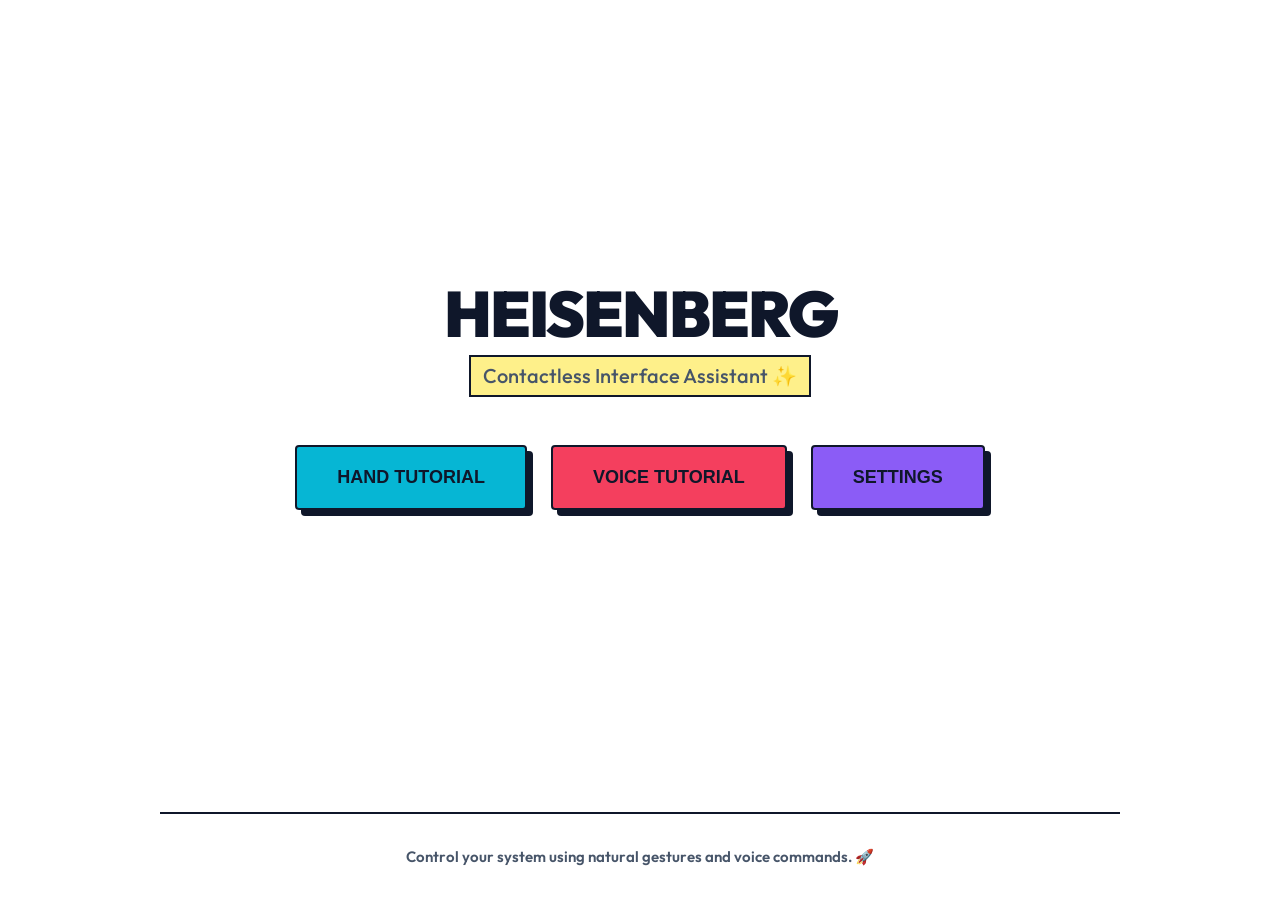
<file: heisenberg_gui/templates/index.html>
<!DOCTYPE html>
<html lang="en">

<head>
    <meta charset="UTF-8">
    <meta name="viewport" content="width=device-width, initial-scale=1.0">
    <title>HEISENBERG | ASSISTANT GUIDE</title>
    <link rel="stylesheet" href="../assets/css/style.css">
    <style>
        #error-overlay {
            position: fixed;
            top: 0;
            left: 0;
            width: 100%;
            height: 100%;
            background: #fff;
            display: flex;
            align-items: center;
            justify-content: center;
            z-index: 9999;
        }
        .error-container {
            text-align: center;
            max-width: 500px;
            padding: 20px;
        }
        .error-icon {
            font-size: 80px;
            margin-bottom: 24px;
        }
        .error-title {
            font-size: 32px;
            font-weight: 800;
            text-transform: uppercase;
            margin-bottom: 16px;
            color: #f43f5e;
        }
        .error-details {
            background: #fef2f2;
            border: 2px solid #f43f5e;
            border-radius: 8px;
            padding: 20px;
            margin-bottom: 32px;
        }
        .error-details p {
            font-size: 14px;
            color: #475569;
            margin-bottom: 8px;
        }
        .error-details code {
            background: #fee2e2;
            padding: 4px 8px;
            border-radius: 4px;
            font-family: monospace;
            font-weight: 700;
        }
        .retry-btn {
            display: inline-flex;
            align-items: center;
            gap: 12px;
            padding: 16px 32px;
            background: #f43f5e;
            color: white;
            border: 2px solid #0f172a;
            box-shadow: 6px 6px 0px #0f172a;
            border-radius: 4px;
            font-size: 16px;
            font-weight: 700;
            cursor: pointer;
            text-transform: uppercase;
        }
    </style>
</head>

<body>
    <div id="error-overlay" style="display: none;">
        <div class="error-container">
            <div class="error-icon">⚠️</div>
            <h1 class="error-title">Connection Error</h1>
            <div class="error-details">
                <p>The server is not running or cannot be reached.</p>
                <p>Make sure to start the server first:</p>
                <p><code>py main_web.py</code></p>
            </div>
            <button class="retry-btn" onclick="location.reload()">
                🔄 Retry Connection
            </button>
        </div>
    </div>

    <div class="container">
        <div class="welcome-container">
            <h1 class="welcome-title">HEISENBERG</h1>
            <p class="welcome-subtitle">Contactless Interface Assistant ✨</p>

            <div class="button-group">
                <button class="tutorial-btn" onclick="navigateTo('hand.html')">
                    HAND TUTORIAL
                </button>
                <button class="tutorial-btn secondary" onclick="navigateTo('voice.html')">
                    VOICE TUTORIAL
                </button>
                <button class="tutorial-btn" style="background: #8b5cf6;" onclick="navigateTo('settings.html')">
                    SETTINGS
                </button>
            </div>
        </div>

        <div class="footer">
            Control your system using natural gestures and voice commands. 🚀
        </div>
    </div>

    <script>
        // Check if server is connected by testing CSS loading
        window.onerror = function(msg, url, line, col, error) {
            document.getElementById('error-overlay').style.display = 'flex';
            document.querySelector('.container').style.display = 'none';
            return true;
        };
        
        // Also check after load
        window.onload = function() {
            fetch('../assets/css/style.css', { method: 'HEAD' })
                .catch(function() {
                    document.getElementById('error-overlay').style.display = 'flex';
                    document.querySelector('.container').style.display = 'none';
                });
        };
    </script>

    <script src="../assets/js/app.js"></script>
</body>

</html>
</file>
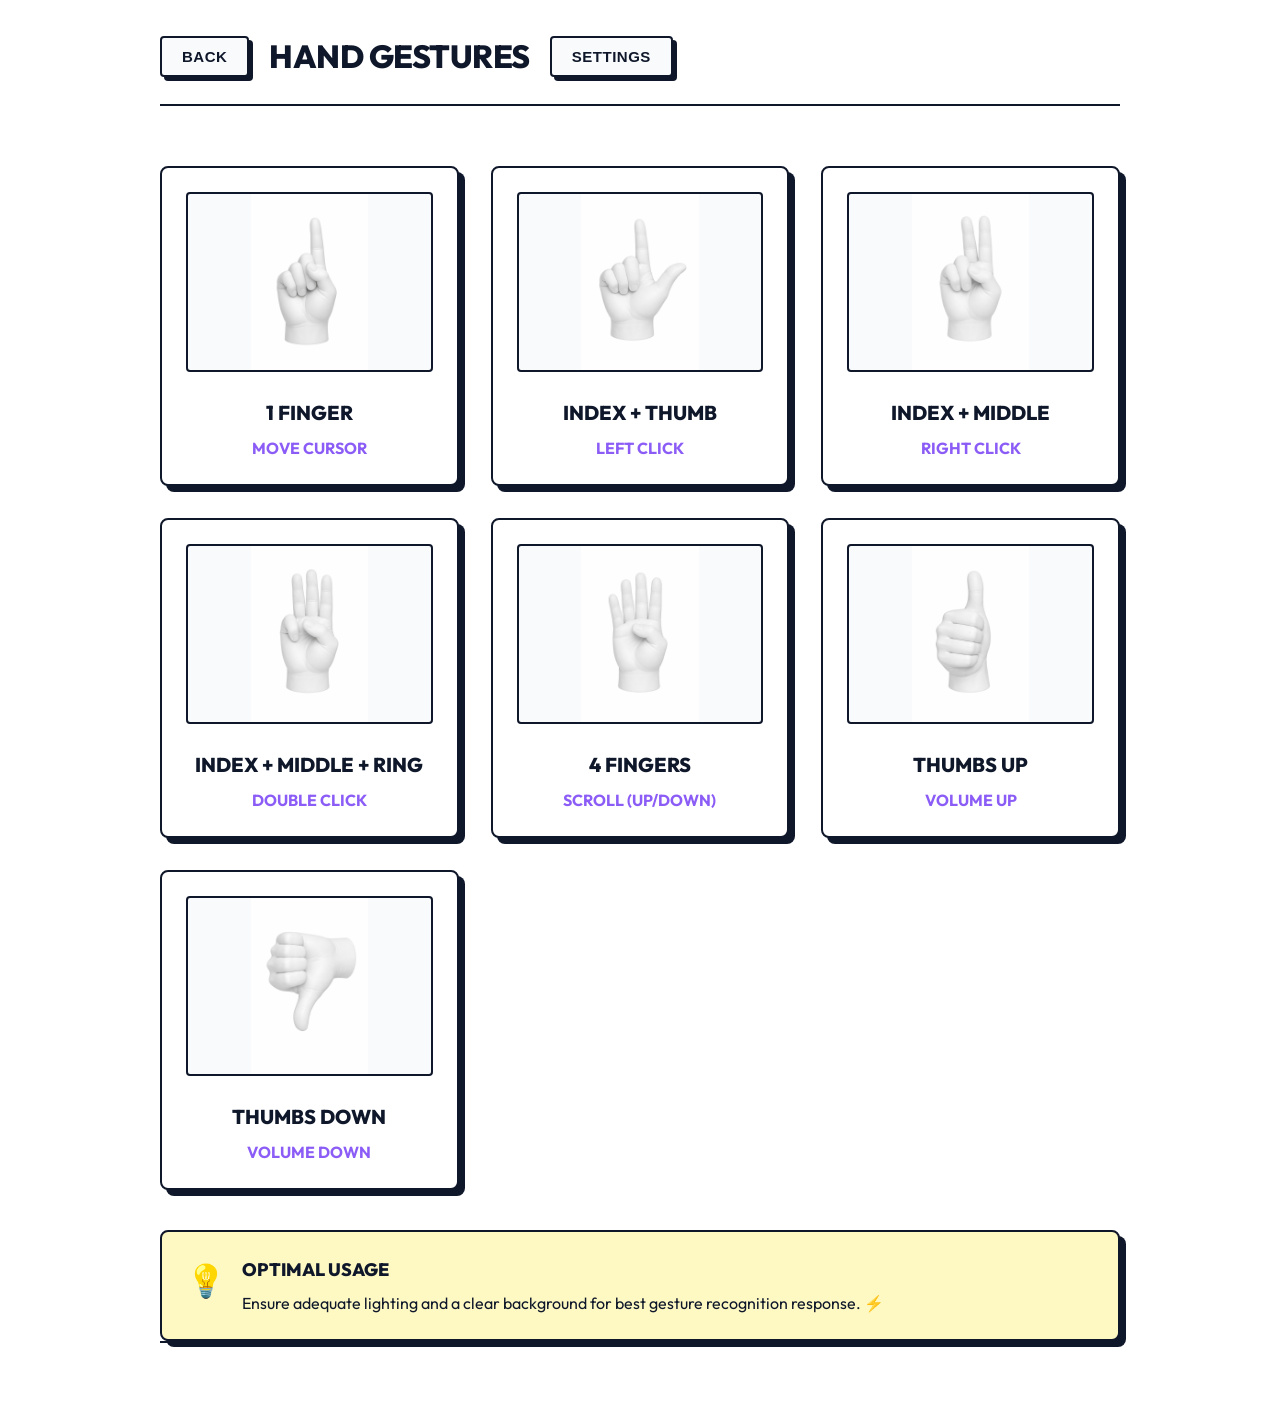
<file: heisenberg_gui/templates/hand.html>
<!DOCTYPE html>
<html lang="en">

<head>
    <meta charset="UTF-8">
    <meta name="viewport" content="width=device-width, initial-scale=1.0">
    <title>HAND GESTURES | HEISENBERG</title>
    <link rel="stylesheet" href="../assets/css/style.css">
</head>

<body>
    <div class="container">
        <div class="header">
            <button class="back-btn" onclick="navigateTo('index.html')">
                BACK
            </button>
            <h1 class="page-title">Hand Gestures</h1>
            <button class="back-btn" onclick="navigateTo('settings.html')">
                SETTINGS
            </button>
        </div>

        <div class="gesture-grid">
            <div class="gesture-card">
                <img src="../assets/images/gesture-1-finger.png" alt="1 Finger">
                <div class="gesture-name">1 Finger</div>
                <div class="gesture-action">MOVE CURSOR</div>
            </div>

            <div class="gesture-card">
                <img src="../assets/images/gesture-2-fingers.png" alt="2 Fingers">
                <div class="gesture-name">Index + Thumb</div>
                <div class="gesture-action">LEFT CLICK</div>
            </div>

            <div class="gesture-card">
                <img src="../assets/images/gesture-3-fingers.png" alt="3 Fingers">
                <div class="gesture-name">Index + Middle</div>
                <div class="gesture-action">RIGHT CLICK</div>
            </div>

            <div class="gesture-card">
                <img src="../assets/images/gesture-4-fingers.png" alt="4 Fingers">
                <div class="gesture-name">Index + Middle + Ring</div>
                <div class="gesture-action">DOUBLE CLICK</div>
            </div>

            <div class="gesture-card">
                <img src="../assets/images/gesture-5-fingers-scroll.png" alt="5 Fingers">
                <div class="gesture-name">4 Fingers</div>
                <div class="gesture-action">SCROLL (UP/DOWN)</div>
            </div>

            <div class="gesture-card">
                <img src="../assets/images/gesture-thumbs-up.png" alt="Thumbs Up">
                <div class="gesture-name">Thumbs Up</div>
                <div class="gesture-action">VOLUME UP</div>
            </div>

            <div class="gesture-card">
                <img src="../assets/images/gesture-thumbs-down.png" alt="Thumbs Down">
                <div class="gesture-name">Thumbs Down</div>
                <div class="gesture-action">VOLUME DOWN</div>
            </div>
        </div>

        <div class="tip-box">
            <div class="tip-icon">&#128161;</div>
            <div class="tip-content">
                <strong>Optimal Usage</strong>
                Ensure adequate lighting and a clear background for best gesture recognition response. ⚡
            </div>
        </div>

        <div class="footer">
        </div>
    </div>

    <script src="../assets/js/app.js"></script>
</body>

</html>
</file>
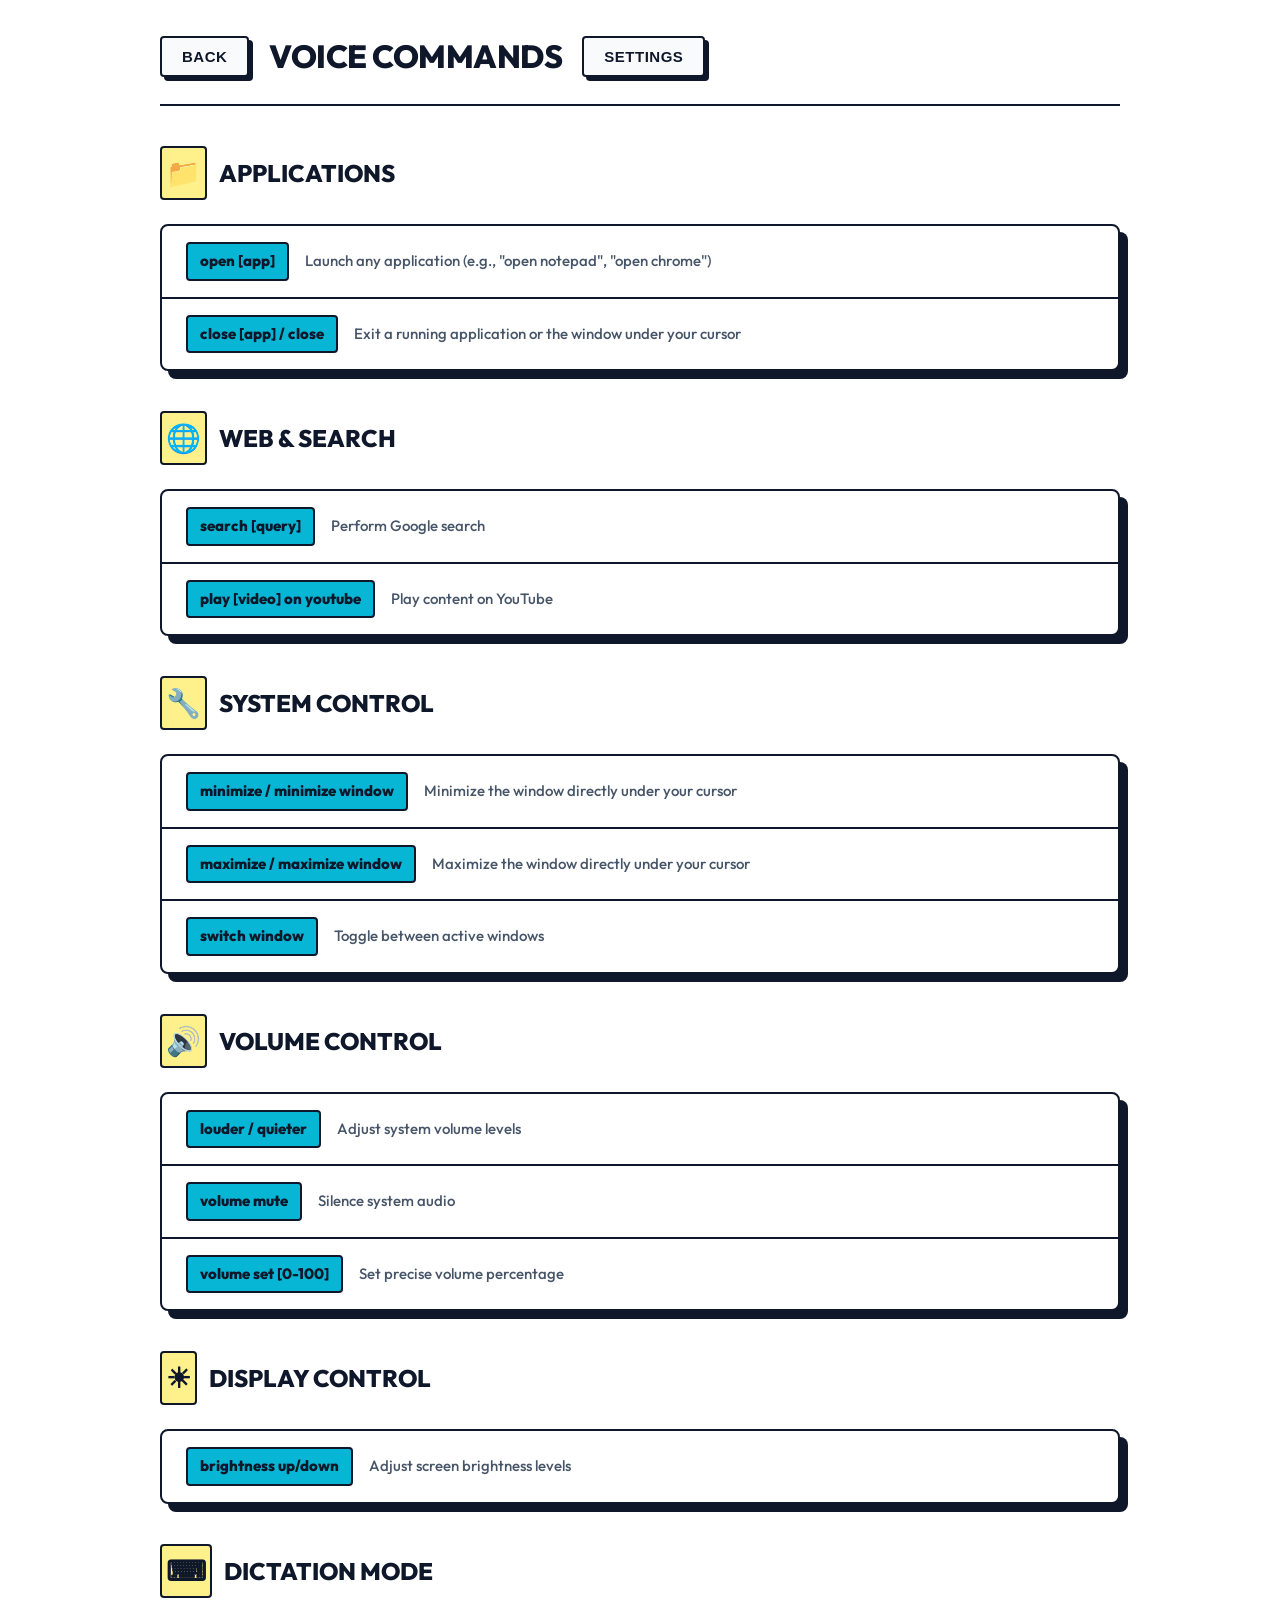
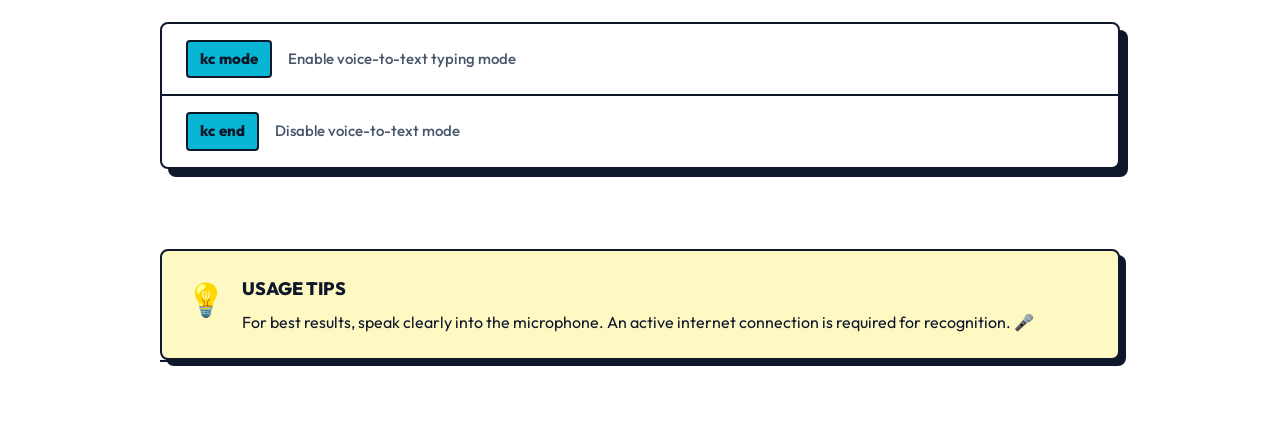
<file: heisenberg_gui/templates/voice.html>
<!DOCTYPE html>
<html lang="en">

<head>
    <meta charset="UTF-8">
    <meta name="viewport" content="width=device-width, initial-scale=1.0">
    <title>VOICE COMMANDS | HEISENBERG</title>
    <link rel="stylesheet" href="../assets/css/style.css">
</head>

<body>
    <div class="container">
        <div class="header">
            <button class="back-btn" onclick="navigateTo('index.html')">
                BACK
            </button>
            <h1 class="page-title">Voice Commands</h1>
            <button class="back-btn" onclick="navigateTo('settings.html')">
                SETTINGS
            </button>
        </div>

        <div class="section">
            <h2 class="section-title">
                <span class="section-icon">&#128193;</span>
                Applications
            </h2>
            <div class="command-list">
                <div class="command-item">
                    <span class="command-text">open [app]</span>
                    <span class="command-desc">Launch any application (e.g., "open notepad", "open chrome")</span>
                </div>
                <div class="command-item">
                    <span class="command-text">close [app] / close</span>
                    <span class="command-desc">Exit a running application or the window under your cursor</span>
                </div>
            </div>
        </div>

        <div class="section">
            <h2 class="section-title">
                <span class="section-icon">&#127760;</span>
                Web & Search
            </h2>
            <div class="command-list">
                <div class="command-item">
                    <span class="command-text">search [query]</span>
                    <span class="command-desc">Perform Google search</span>
                </div>
                <div class="command-item">
                    <span class="command-text">play [video] on youtube</span>
                    <span class="command-desc">Play content on YouTube</span>
                </div>
            </div>
        </div>

        <div class="section">
            <h2 class="section-title">
                <span class="section-icon">&#128295;</span>
                System Control
            </h2>
            <div class="command-list">
                <div class="command-item">
                    <span class="command-text">minimize / minimize window</span>
                    <span class="command-desc">Minimize the window directly under your cursor</span>
                </div>
                <div class="command-item">
                    <span class="command-text">maximize / maximize window</span>
                    <span class="command-desc">Maximize the window directly under your cursor</span>
                </div>
                <div class="command-item">
                    <span class="command-text">switch window</span>
                    <span class="command-desc">Toggle between active windows</span>
                </div>
            </div>
        </div>

        <div class="section">
            <h2 class="section-title">
                <span class="section-icon">&#128266;</span>
                Volume Control
            </h2>
            <div class="command-list">
                <div class="command-item">
                    <span class="command-text">louder / quieter</span>
                    <span class="command-desc">Adjust system volume levels</span>
                </div>
                <div class="command-item">
                    <span class="command-text">volume mute</span>
                    <span class="command-desc">Silence system audio</span>
                </div>
                <div class="command-item">
                    <span class="command-text">volume set [0-100]</span>
                    <span class="command-desc">Set precise volume percentage</span>
                </div>
            </div>
        </div>

        <div class="section">
            <h2 class="section-title">
                <span class="section-icon">&#9728;</span>
                Display Control
            </h2>
            <div class="command-list">
                <div class="command-item">
                    <span class="command-text">brightness up/down</span>
                    <span class="command-desc">Adjust screen brightness levels</span>
                </div>
            </div>
        </div>

        <div class="section">
            <h2 class="section-title">
                <span class="section-icon">&#9000;</span>
                Dictation Mode
            </h2>
            <div class="command-list">
                <div class="command-item">
                    <span class="command-text">kc mode</span>
                    <span class="command-desc">Enable voice-to-text typing mode</span>
                </div>
                <div class="command-item">
                    <span class="command-text">kc end</span>
                    <span class="command-desc">Disable voice-to-text mode</span>
                </div>
            </div>
        </div>

        <div class="tip-box">
            <div class="tip-icon">&#128161;</div>
            <div class="tip-content">
                <strong>Usage Tips</strong>
                For best results, speak clearly into the microphone. An active internet connection is required for
                recognition. 🎤
            </div>
        </div>

        <div class="footer">
        </div>
    </div>

    <script src="../assets/js/app.js"></script>
</body>

</html>
</file>
<file: heisenberg_gui/assets/css/style.css>
@import url('https://fonts.googleapis.com/css2?family=Outfit:wght@300;400;500;600;700;800&display=swap');

* {
    margin: 0;
    padding: 0;
    box-sizing: border-box;
}

:root {
    --bg-primary: #ffffff;
    --bg-secondary: #f8fafc;
    --bg-card: #ffffff;
    --text-primary: #0f172a;
    --text-secondary: #475569;
    --text-muted: #94a3b8;
    --accent-purple: #8b5cf6;
    --accent-cyan: #06b6d4;
    --accent-pink: #f43f5e;
    --border-width: 2px;
    --border-color: #0f172a;
    --shadow-offset: 6px;
    --shadow-color: #0f172a;
}

html,
body {
    height: 100%;
    font-family: 'Outfit', -apple-system, sans-serif;
    background-color: var(--bg-primary);
    color: var(--text-primary);
    line-height: 1.5;
}

.container {
    max-width: 1000px;
    margin: 0 auto;
    padding: 32px 20px;
    min-height: 100%;
    display: flex;
    flex-direction: column;
}

.header {
    display: flex;
    align-items: center;
    gap: 20px;
    margin-bottom: 40px;
    padding-bottom: 24px;
    border-bottom: var(--border-width) solid var(--border-color);
}

.back-btn {
    display: inline-flex;
    align-items: center;
    gap: 8px;
    padding: 10px 20px;
    background: var(--bg-secondary);
    border: var(--border-width) solid var(--border-color);
    box-shadow: 4px 4px 0px var(--shadow-color);
    border-radius: 4px;
    color: var(--text-primary);
    font-size: 15px;
    font-weight: 700;
    cursor: pointer;
    transition: all 0.15s cubic-bezier(0.4, 0, 0.2, 1);
    text-decoration: none;
    text-transform: uppercase;
    letter-spacing: 0.5px;
}

.back-btn:hover {
    transform: translate(-2px, -2px);
    box-shadow: 6px 6px 0px var(--shadow-color);
    background: #fff;
}

.back-btn:active {
    transform: translate(2px, 2px);
    box-shadow: 0px 0px 0px var(--shadow-color);
}

.page-title {
    font-size: 32px;
    font-weight: 800;
    color: var(--text-primary);
    text-transform: uppercase;
    letter-spacing: -0.5px;
}

.welcome-container {
    flex: 1;
    display: flex;
    flex-direction: column;
    align-items: center;
    justify-content: center;
    text-align: center;
    padding: 40px 20px;
}

.welcome-title {
    font-size: 64px;
    font-weight: 900;
    color: var(--text-primary);
    margin-bottom: 12px;
    letter-spacing: -2px;
    text-transform: uppercase;
    line-height: 0.9;
}

.welcome-subtitle {
    font-size: 20px;
    font-weight: 500;
    color: var(--text-secondary);
    margin-bottom: 48px;
    background: #fef08a;
    /* Soft yellow highlight */
    padding: 4px 12px;
    display: inline-block;
    border: 2px solid var(--border-color);
}

.button-group {
    display: flex;
    gap: 24px;
    flex-wrap: wrap;
    justify-content: center;
    margin-bottom: 48px;
}

.tutorial-btn {
    display: inline-flex;
    align-items: center;
    gap: 12px;
    padding: 20px 40px;
    background: var(--accent-cyan);
    color: var(--text-primary);
    border: var(--border-width) solid var(--border-color);
    box-shadow: 6px 6px 0px var(--shadow-color);
    border-radius: 4px;
    font-size: 18px;
    font-weight: 800;
    cursor: pointer;
    transition: all 0.15s cubic-bezier(0.4, 0, 0.2, 1);
    text-decoration: none;
    text-transform: uppercase;
}

.tutorial-btn:hover {
    transform: translate(-3px, -3px);
    box-shadow: 9px 9px 0px var(--shadow-color);
    background: #22d3ee;
}

.tutorial-btn:active {
    transform: translate(3px, 3px);
    box-shadow: 0px 0px 0px var(--shadow-color);
}

.tutorial-btn.secondary {
    background: var(--accent-pink);
}

.tutorial-btn.secondary:hover {
    background: #fb7185;
}

.launch-info {
    color: var(--text-secondary);
    font-size: 16px;
    font-weight: 600;
}

.launch-info code {
    background: #e2e8f0;
    padding: 6px 12px;
    border: 2px solid var(--border-color);
    border-radius: 4px;
    font-family: inherit;
    font-weight: 800;
    color: var(--text-primary);
}

.gesture-grid {
    display: grid;
    grid-template-columns: repeat(auto-fit, minmax(280px, 1fr));
    gap: 32px;
    margin-top: 20px;
}

.gesture-card {
    background: var(--bg-card);
    border: var(--border-width) solid var(--border-color);
    box-shadow: var(--shadow-offset) var(--shadow-offset) 0px var(--shadow-color);
    border-radius: 8px;
    padding: 24px;
    text-align: center;
    transition: all 0.2s ease;
}

.gesture-card:hover {
    transform: translate(-4px, -4px);
    box-shadow: 10px 10px 0px var(--shadow-color);
}

.gesture-card img {
    width: 100%;
    height: 180px;
    object-fit: contain;
    border: 2px solid var(--border-color);
    border-radius: 4px;
    background: var(--bg-secondary);
    margin-bottom: 20px;
}

.gesture-name {
    font-size: 20px;
    font-weight: 800;
    color: var(--text-primary);
    margin-bottom: 8px;
    text-transform: uppercase;
}

.gesture-action {
    font-size: 16px;
    color: var(--accent-purple);
    font-weight: 700;
}

.section {
    margin-bottom: 40px;
}

.section-title {
    font-size: 24px;
    font-weight: 800;
    color: var(--text-primary);
    margin-bottom: 24px;
    display: flex;
    align-items: center;
    gap: 12px;
    text-transform: uppercase;
}

.section-icon {
    font-size: 28px;
    background: #fef08a;
    padding: 4px;
    border: 2px solid var(--border-color);
    border-radius: 4px;
    display: flex;
    align-items: center;
    justify-content: center;
}

.command-list {
    background: var(--bg-card);
    border: var(--border-width) solid var(--border-color);
    border-radius: 8px;
    overflow: hidden;
    box-shadow: 8px 8px 0px var(--shadow-color);
}

.command-item {
    display: flex;
    align-items: center;
    padding: 16px 24px;
    border-bottom: 2px solid var(--border-color);
    transition: background 0.15s ease;
}

.command-item:last-child {
    border-bottom: none;
}

.command-item:hover {
    background: #f1f5f9;
}

.command-text {
    font-weight: 800;
    font-size: 15px;
    color: var(--text-primary);
    background: var(--accent-cyan);
    padding: 6px 12px;
    border: 2px solid var(--border-color);
    border-radius: 4px;
    margin-right: 16px;
    white-space: nowrap;
}

.command-desc {
    font-size: 15px;
    color: var(--text-secondary);
    font-weight: 500;
}

.tip-box {
    background: #fef9c3;
    border: var(--border-width) solid var(--border-color);
    box-shadow: 6px 6px 0px var(--shadow-color);
    border-radius: 8px;
    padding: 24px;
    margin-top: 40px;
    display: flex;
    align-items: flex-start;
    gap: 16px;
}

.tip-icon {
    font-size: 32px;
    flex-shrink: 0;
}

.tip-content {
    font-size: 16px;
    color: var(--text-primary);
}

.tip-content strong {
    display: block;
    margin-bottom: 8px;
    font-size: 18px;
    font-weight: 800;
    text-transform: uppercase;
}

.footer {
    margin-top: auto;
    padding-top: 32px;
    border-top: var(--border-width) solid var(--border-color);
    text-align: center;
    color: var(--text-secondary);
    font-size: 15px;
    font-weight: 600;
}

@media (max-width: 640px) {
    .welcome-title {
        font-size: 40px;
    }

    .tutorial-btn {
        width: 100%;
        justify-content: center;
    }

    .gesture-grid {
        grid-template-columns: 1fr;
    }

    .command-item {
        flex-direction: column;
        align-items: flex-start;
        gap: 12px;
    }

    .command-text {
        margin-right: 0;
    }
}
</file>
